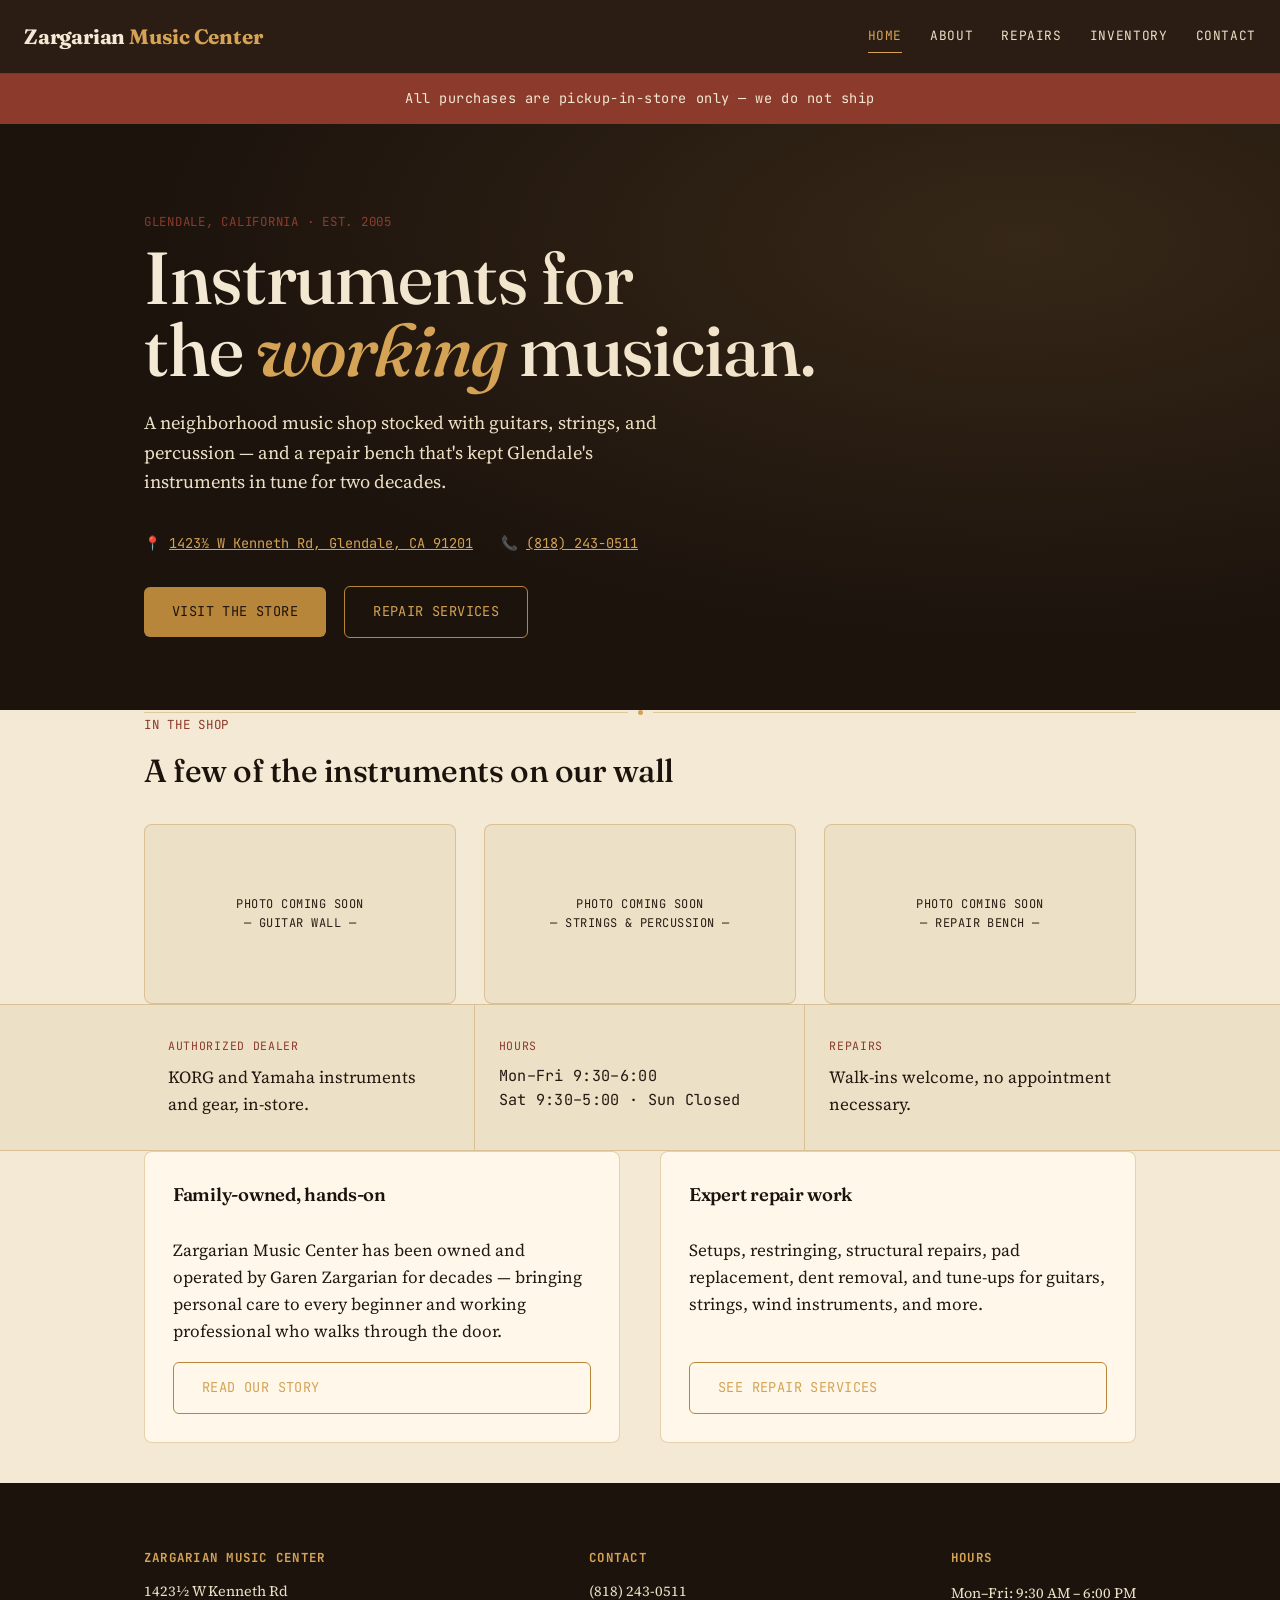
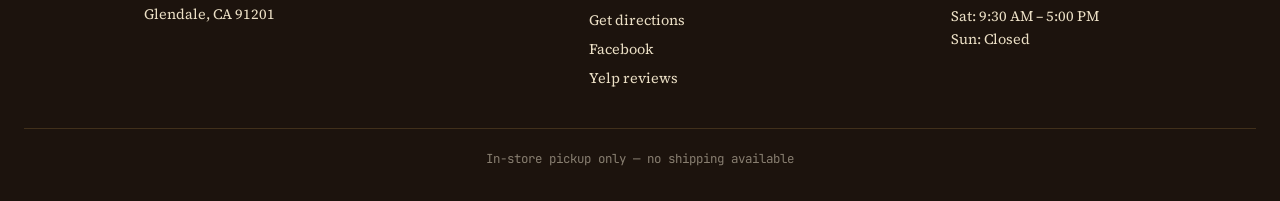
<file: index.html>
<!DOCTYPE html>
<html lang="en">
<head>
<meta charset="UTF-8">
<meta name="viewport" content="width=device-width, initial-scale=1.0">
<title>Zargarian Music Center — Glendale, CA</title>
<meta name="description" content="Family-owned music store in Glendale, CA since 2005. Guitars, strings, percussion, and expert instrument repair. In-store pickup only.">
<link rel="stylesheet" href="style.css">
</head>
<body>

<header class="site">
  <a href="index.html" class="brand">Zargarian <span>Music Center</span></a>
  <button class="nav-toggle" aria-label="Toggle menu">☰</button>
  <nav class="main">
    <a href="index.html" class="active">Home</a>
    <a href="about.html">About</a>
    <a href="repairs.html">Repairs</a>
    <a href="inventory.html">Inventory</a>
    <a href="contact.html">Contact</a>
  </nav>
</header>

<div class="pickup-note">All purchases are pickup-in-store only — we do not ship</div>

<section class="hero">
  <div class="wrap">
    <span class="eyebrow">Glendale, California · Est. 2005</span>
    <h1>Instruments for<br>the <em>working</em> musician.</h1>
    <p class="lede">A neighborhood music shop stocked with guitars, strings, and percussion — and a repair bench that's kept Glendale's instruments in tune for two decades.</p>
    <div class="meta-row">
      <span>📍 <a href="https://www.google.com/maps/search/?api=1&query=1423+1%2F2+W+Kenneth+Rd+Glendale+CA+91201" target="_blank" rel="noopener" style="color:inherit;">1423½ W Kenneth Rd, Glendale, CA 91201</a></span>
      <span>📞 <a href="tel:8182430511" style="color:inherit;">(818) 243-0511</a></span>
    </div>
    <a href="contact.html" class="btn">Visit the store</a>
    <a href="repairs.html" class="btn ghost" style="margin-left:14px;">Repair services</a>
  </div>
</section>

<div class="string-divider"><span class="peg"></span></div>

<section class="wrap">
  <span class="eyebrow">In the shop</span>
  <h2 style="font-size:2rem; margin-bottom:28px;">A few of the instruments on our wall</h2>
  <div class="grid-3">
    <div class="photo-slot">Photo coming soon<br>— guitar wall —</div>
    <div class="photo-slot">Photo coming soon<br>— strings &amp; percussion —</div>
    <div class="photo-slot">Photo coming soon<br>— repair bench —</div>
  </div>
</section>

<div class="info-strip">
  <div class="wrap grid-3">
    <div class="cell">
      <span class="label">Authorized Dealer</span>
      <p style="margin:0">KORG and Yamaha instruments and gear, in-store.</p>
    </div>
    <div class="cell">
      <span class="label">Hours</span>
      <p class="mono" style="margin:0; font-size:0.95rem;">Mon–Fri 9:30–6:00<br>Sat 9:30–5:00 · Sun Closed</p>
    </div>
    <div class="cell">
      <span class="label">Repairs</span>
      <p style="margin:0">Walk-ins welcome, no appointment necessary.</p>
    </div>
  </div>
</div>

<section class="wrap">
  <div class="grid-2">
    <div class="card">
      <h3>Family-owned, hands-on</h3>
      <p>Zargarian Music Center has been owned and operated by Garen Zargarian for decades — bringing personal care to every beginner and working professional who walks through the door.</p>
      <a href="about.html" class="btn ghost">Read our story</a>
    </div>
    <div class="card">
      <h3>Expert repair work</h3>
      <p>Setups, restringing, structural repairs, pad replacement, dent removal, and tune-ups for guitars, strings, wind instruments, and more.</p>
      <a href="repairs.html" class="btn ghost">See repair services</a>
    </div>
  </div>
</section>

<footer>
  <div class="wrap">
    <div class="col">
      <h4>Zargarian Music Center</h4>
      <a href="https://www.google.com/maps/search/?api=1&query=1423+1%2F2+W+Kenneth+Rd+Glendale+CA+91201" target="_blank" rel="noopener">1423½ W Kenneth Rd<br>Glendale, CA 91201</a>
    </div>
    <div class="col">
      <h4>Contact</h4>
      <a href="tel:8182430511">(818) 243-0511</a>
      <a href="contact.html">Get directions</a>
      <a href="https://www.facebook.com/zmcglendale/" target="_blank" rel="noopener">Facebook</a>
      <a href="https://www.yelp.com/biz/zargarian-music-center-glendale" target="_blank" rel="noopener">Yelp reviews</a>
    </div>
    <div class="col">
      <h4>Hours</h4>
      <p>Mon–Fri: 9:30 AM – 6:00 PM<br>Sat: 9:30 AM – 5:00 PM<br>Sun: Closed</p>
    </div>
  </div>
  <div class="bottom">In-store pickup only — no shipping available</div>
</footer>

<script src="nav.js"></script>
</body>
</html>
</file>
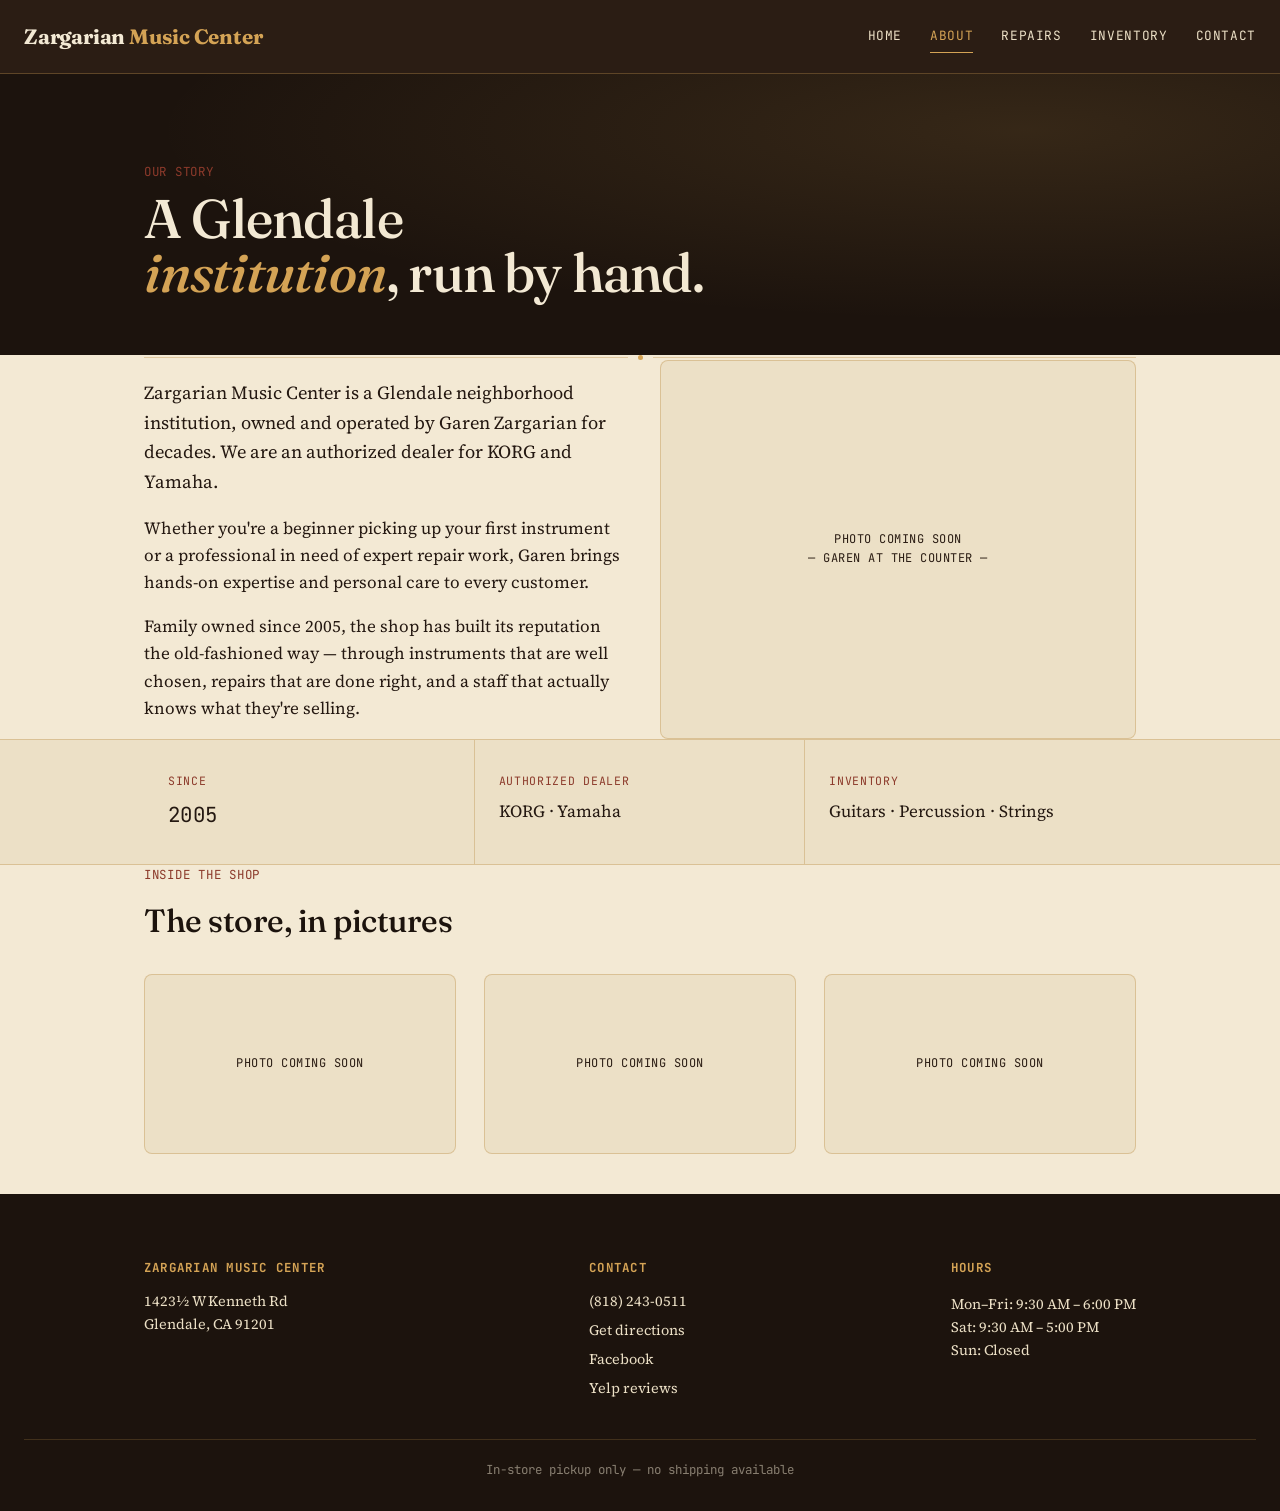
<file: about.html>
<!DOCTYPE html>
<html lang="en">
<head>
<meta charset="UTF-8">
<meta name="viewport" content="width=device-width, initial-scale=1.0">
<title>About — Zargarian Music Center</title>
<meta name="description" content="Zargarian Music Center is a family-owned musical instrument store in Glendale, CA, run by Garen Zargarian since 2005.">
<link rel="stylesheet" href="style.css">
</head>
<body>

<header class="site">
  <a href="index.html" class="brand">Zargarian <span>Music Center</span></a>
  <button class="nav-toggle" aria-label="Toggle menu">☰</button>
  <nav class="main">
    <a href="index.html">Home</a>
    <a href="about.html" class="active">About</a>
    <a href="repairs.html">Repairs</a>
    <a href="inventory.html">Inventory</a>
    <a href="contact.html">Contact</a>
  </nav>
</header>

<section class="hero" style="padding-bottom:56px;">
  <div class="wrap">
    <span class="eyebrow">Our story</span>
    <h1 style="font-size:clamp(2.2rem,6vw,3.4rem);">A Glendale<br><em>institution</em>, run by hand.</h1>
  </div>
</section>

<div class="string-divider"><span class="peg"></span></div>

<section class="wrap">
  <div class="grid-2">
    <div>
      <p style="font-size:1.15rem;">Zargarian Music Center is a Glendale neighborhood institution, owned and operated by Garen Zargarian for decades. We are an authorized dealer for KORG and Yamaha.</p>
      <p>Whether you're a beginner picking up your first instrument or a professional in need of expert repair work, Garen brings hands-on expertise and personal care to every customer.</p>
      <p>Family owned since 2005, the shop has built its reputation the old-fashioned way — through instruments that are well chosen, repairs that are done right, and a staff that actually knows what they're selling.</p>
    </div>
    <div class="photo-slot" style="min-height:320px;">Photo coming soon<br>— Garen at the counter —</div>
  </div>
</section>

<div class="info-strip">
  <div class="wrap grid-3">
    <div class="cell">
      <span class="label">Since</span>
      <p style="margin:0; font-size:1.3rem;" class="mono">2005</p>
    </div>
    <div class="cell">
      <span class="label">Authorized Dealer</span>
      <p style="margin:0">KORG · Yamaha</p>
    </div>
    <div class="cell">
      <span class="label">Inventory</span>
      <p style="margin:0">Guitars · Percussion · Strings</p>
    </div>
  </div>
</div>

<section class="wrap">
  <span class="eyebrow">Inside the shop</span>
  <h2 style="font-size:2rem; margin-bottom:28px;">The store, in pictures</h2>
  <div class="grid-3">
    <div class="photo-slot">Photo coming soon</div>
    <div class="photo-slot">Photo coming soon</div>
    <div class="photo-slot">Photo coming soon</div>
  </div>
</section>

<footer>
  <div class="wrap">
    <div class="col">
      <h4>Zargarian Music Center</h4>
      <a href="https://www.google.com/maps/search/?api=1&query=1423+1%2F2+W+Kenneth+Rd+Glendale+CA+91201" target="_blank" rel="noopener">1423½ W Kenneth Rd<br>Glendale, CA 91201</a>
    </div>
    <div class="col">
      <h4>Contact</h4>
      <a href="tel:8182430511">(818) 243-0511</a>
      <a href="contact.html">Get directions</a>
      <a href="https://www.facebook.com/zmcglendale/" target="_blank" rel="noopener">Facebook</a>
      <a href="https://www.yelp.com/biz/zargarian-music-center-glendale" target="_blank" rel="noopener">Yelp reviews</a>
    </div>
    <div class="col">
      <h4>Hours</h4>
      <p>Mon–Fri: 9:30 AM – 6:00 PM<br>Sat: 9:30 AM – 5:00 PM<br>Sun: Closed</p>
    </div>
  </div>
  <div class="bottom">In-store pickup only — no shipping available</div>
</footer>

<script src="nav.js"></script>
</body>
</html>
</file>
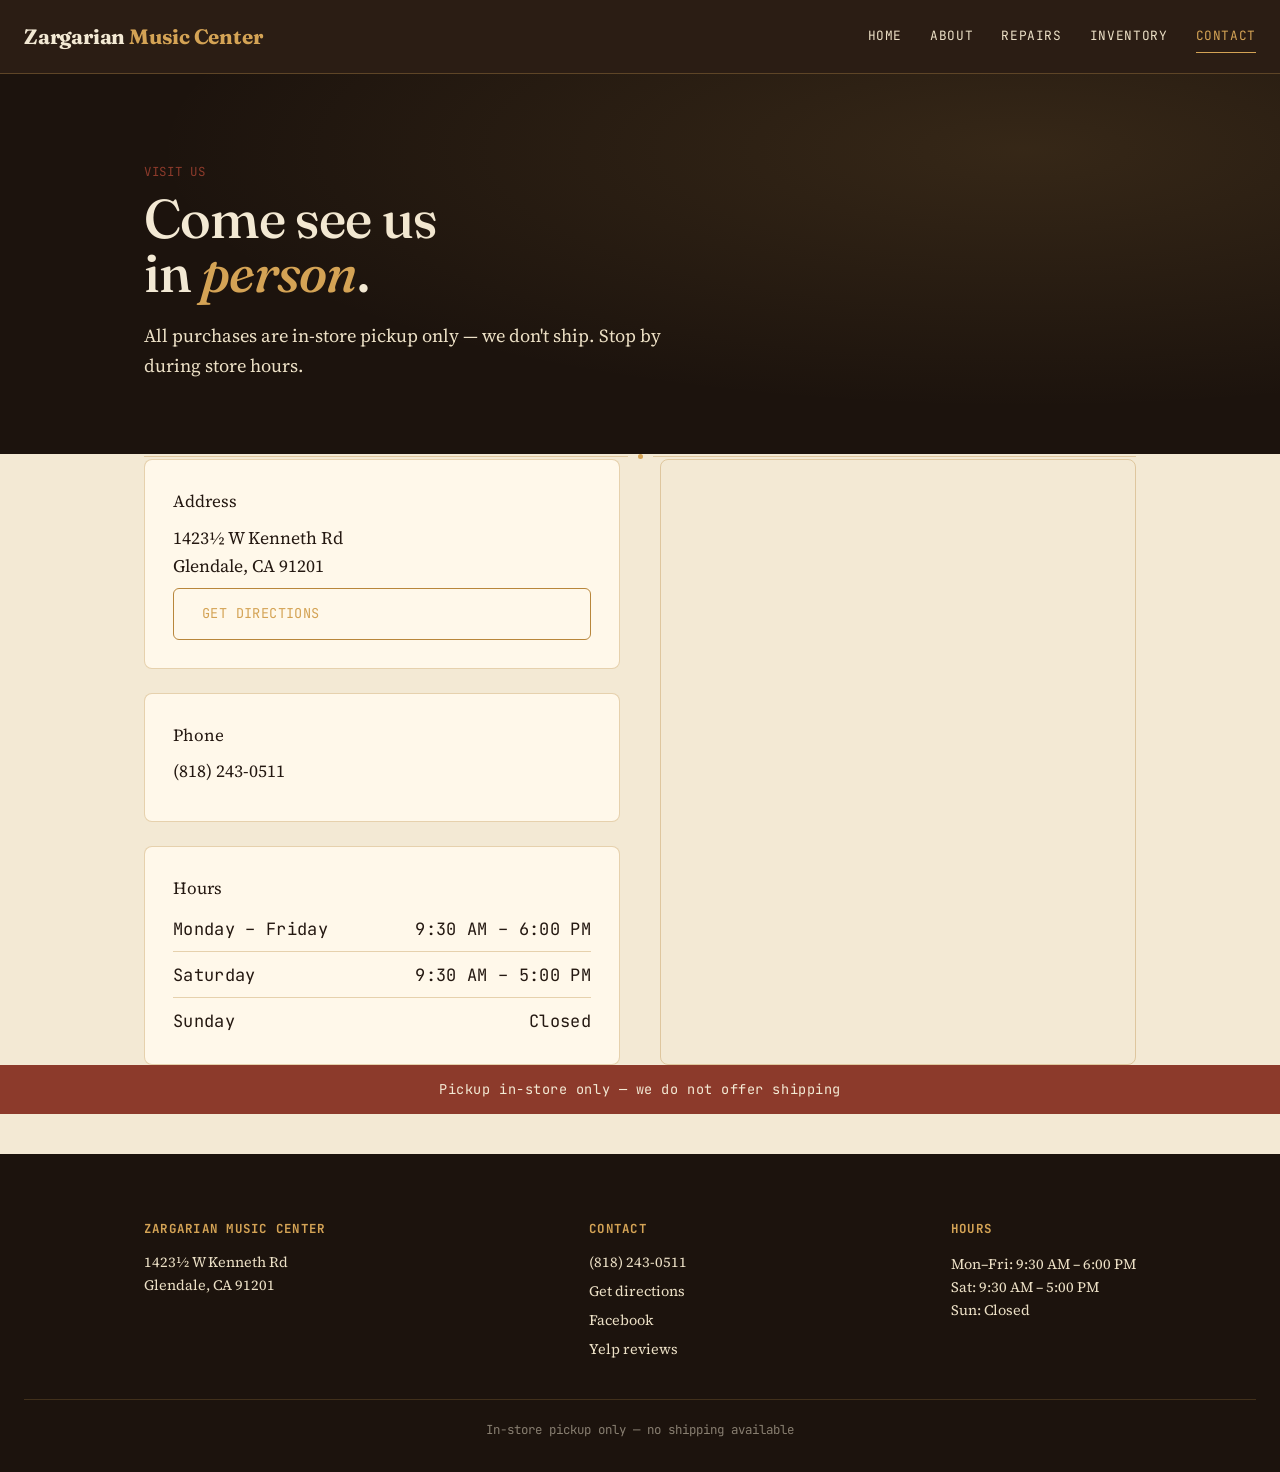
<file: contact.html>
<!DOCTYPE html>
<html lang="en">
<head>
<meta charset="UTF-8">
<meta name="viewport" content="width=device-width, initial-scale=1.0">
<title>Contact &amp; Hours — Zargarian Music Center</title>
<meta name="description" content="Visit Zargarian Music Center at 1423½ W Kenneth Rd, Glendale, CA 91201. Call (818) 243-0511. Pickup only — no shipping.">
<link rel="stylesheet" href="style.css">
</head>
<body>

<header class="site">
  <a href="index.html" class="brand">Zargarian <span>Music Center</span></a>
  <button class="nav-toggle" aria-label="Toggle menu">☰</button>
  <nav class="main">
    <a href="index.html">Home</a>
    <a href="about.html">About</a>
    <a href="repairs.html">Repairs</a>
    <a href="inventory.html">Inventory</a>
    <a href="contact.html" class="active">Contact</a>
  </nav>
</header>

<section class="hero" style="padding-bottom:56px;">
  <div class="wrap">
    <span class="eyebrow">Visit us</span>
    <h1 style="font-size:clamp(2.2rem,6vw,3.4rem);">Come see us<br>in <em>person</em>.</h1>
    <p class="lede">All purchases are in-store pickup only — we don't ship. Stop by during store hours.</p>
  </div>
</section>

<div class="string-divider"><span class="peg"></span></div>

<section class="wrap">
  <div class="grid-2">
    <div>
      <div class="card" style="margin-bottom:24px;">
        <span class="label">Address</span>
        <p style="margin:8px 0; font-size:1.1rem;"><a href="https://www.google.com/maps/search/?api=1&query=1423+1%2F2+W+Kenneth+Rd+Glendale+CA+91201" target="_blank" rel="noopener" style="color:inherit; text-decoration:none;">1423½ W Kenneth Rd<br>Glendale, CA 91201</a></p>
        <a href="https://www.google.com/maps/search/?api=1&query=1423+1%2F2+W+Kenneth+Rd+Glendale+CA+91201" class="btn ghost" target="_blank" rel="noopener">Get directions</a>
      </div>
      <div class="card" style="margin-bottom:24px;">
        <span class="label">Phone</span>
        <p style="margin:8px 0; font-size:1.1rem;"><a href="tel:8182430511" style="text-decoration:none;">(818) 243-0511</a></p>
      </div>
      <div class="card">
        <span class="label">Hours</span>
        <div class="mono" style="margin-top:14px; display:flex; flex-direction:column; gap:10px;">
          <div style="display:flex; justify-content:space-between; gap:16px; padding-bottom:8px; border-bottom:1px solid var(--line);">
            <span>Monday – Friday</span><span>9:30 AM – 6:00 PM</span>
          </div>
          <div style="display:flex; justify-content:space-between; gap:16px; padding-bottom:8px; border-bottom:1px solid var(--line);">
            <span>Saturday</span><span>9:30 AM – 5:00 PM</span>
          </div>
          <div style="display:flex; justify-content:space-between; gap:16px;">
            <span>Sunday</span><span>Closed</span>
          </div>
        </div>
      </div>
    </div>
    <div>
      <iframe
        title="Map to Zargarian Music Center"
        width="100%"
        height="100%"
        style="min-height:420px; border:1px solid var(--line); border-radius:8px;"
        loading="lazy"
        referrerpolicy="no-referrer-when-downgrade"
        src="https://www.google.com/maps?q=1423+1/2+W+Kenneth+Rd,+Glendale,+CA+91201&output=embed">
      </iframe>
    </div>
  </div>
</section>

<div class="pickup-note">Pickup in-store only — we do not offer shipping</div>

<footer>
  <div class="wrap">
    <div class="col">
      <h4>Zargarian Music Center</h4>
      <a href="https://www.google.com/maps/search/?api=1&query=1423+1%2F2+W+Kenneth+Rd+Glendale+CA+91201" target="_blank" rel="noopener">1423½ W Kenneth Rd<br>Glendale, CA 91201</a>
    </div>
    <div class="col">
      <h4>Contact</h4>
      <a href="tel:8182430511">(818) 243-0511</a>
      <a href="https://www.google.com/maps/search/?api=1&query=1423+1%2F2+W+Kenneth+Rd+Glendale+CA+91201" target="_blank" rel="noopener">Get directions</a>
      <a href="https://www.facebook.com/zmcglendale/" target="_blank" rel="noopener">Facebook</a>
      <a href="https://www.yelp.com/biz/zargarian-music-center-glendale" target="_blank" rel="noopener">Yelp reviews</a>
    </div>
    <div class="col">
      <h4>Hours</h4>
      <p>Mon–Fri: 9:30 AM – 6:00 PM<br>Sat: 9:30 AM – 5:00 PM<br>Sun: Closed</p>
    </div>
  </div>
  <div class="bottom">In-store pickup only — no shipping available</div>
</footer>

<script src="nav.js"></script>
</body>
</html>
</file>
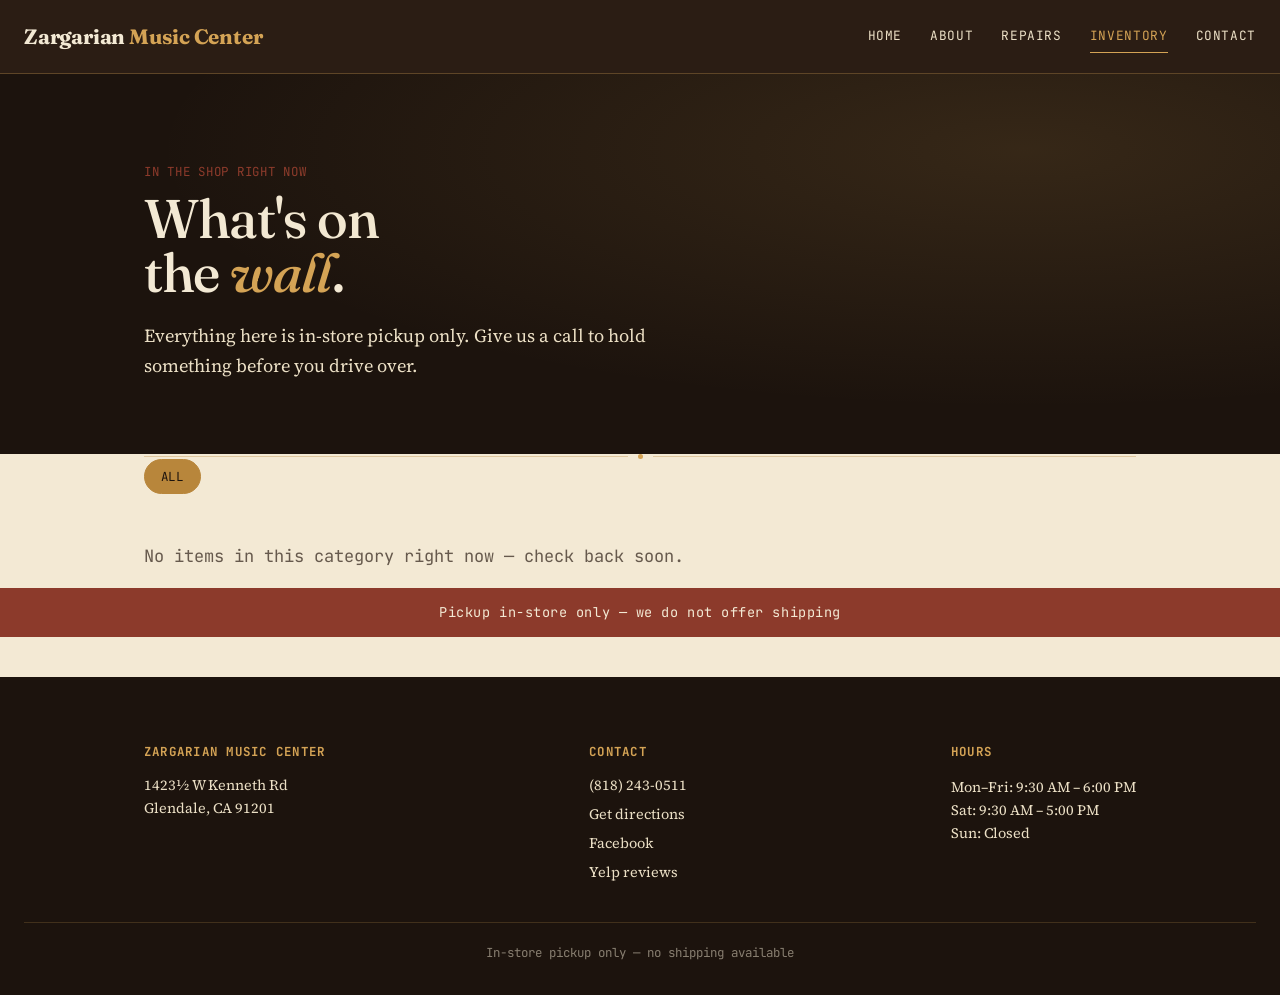
<file: inventory.html>
<!DOCTYPE html>
<html lang="en">
<head>
<meta charset="UTF-8">
<meta name="viewport" content="width=device-width, initial-scale=1.0">
<title>Inventory — Zargarian Music Center</title>
<meta name="description" content="Browse current inventory at Zargarian Music Center in Glendale, CA — guitars, strings, percussion, and more. In-store pickup only.">
<link rel="stylesheet" href="style.css">
<style>
  .filter-bar{display:flex; gap:10px; flex-wrap:wrap; margin-bottom:32px;}
  .filter-btn{
    font-family:'JetBrains Mono', monospace;
    font-size:0.78rem; letter-spacing:0.04em; text-transform:uppercase;
    padding:8px 16px; border-radius:20px;
    border:1px solid var(--line); background:transparent; color:var(--walnut);
    cursor:pointer; transition:background .2s, color .2s;
  }
  .filter-btn:hover{background:var(--parchment-soft)}
  .filter-btn.active{background:var(--brass); color:var(--walnut-deep); border-color:var(--brass);}
  .item-card{display:flex; flex-direction:column;}
  .item-card img, .item-card .photo-slot{
    width:100%; aspect-ratio:3/4; object-fit:contain; border-radius:6px; margin-bottom:14px; background:var(--parchment-soft);
  }
  .item-card .price{font-family:'JetBrains Mono', monospace; color:var(--sunburst); font-size:1.05rem; margin-top:4px;}
  .item-card .status{font-family:'JetBrains Mono', monospace; font-size:0.72rem; text-transform:uppercase; letter-spacing:0.04em; color:var(--brass); margin-top:6px;}
  .item-card .hold-actions{display:flex; gap:8px; margin-top:16px; flex-wrap:wrap;}
  .item-card .hold-actions .btn{margin-top:0; padding:9px 14px; font-size:0.75rem;}
  #inventory-empty{font-family:'JetBrains Mono', monospace; color:var(--walnut); opacity:0.7;}
</style>
</head>
<body>

<header class="site">
  <a href="index.html" class="brand">Zargarian <span>Music Center</span></a>
  <button class="nav-toggle" aria-label="Toggle menu">☰</button>
  <nav class="main">
    <a href="index.html">Home</a>
    <a href="about.html">About</a>
    <a href="repairs.html">Repairs</a>
    <a href="inventory.html" class="active">Inventory</a>
    <a href="contact.html">Contact</a>
  </nav>
</header>

<section class="hero" style="padding-bottom:56px;">
  <div class="wrap">
    <span class="eyebrow">In the shop right now</span>
    <h1 style="font-size:clamp(2.2rem,6vw,3.4rem);">What's on<br>the <em>wall</em>.</h1>
    <p class="lede">Everything here is in-store pickup only. Give us a call to hold something before you drive over.</p>
  </div>
</section>

<div class="string-divider"><span class="peg"></span></div>

<section class="wrap">
  <div class="filter-bar" id="filter-bar">
    <button class="filter-btn active" data-cat="All">All</button>
  </div>
  <div class="grid-3" id="inventory-grid"></div>
  <p id="inventory-empty" style="display:none;">No items in this category right now — check back soon.</p>
</section>

<div class="pickup-note">Pickup in-store only — we do not offer shipping</div>

<footer>
  <div class="wrap">
    <div class="col">
      <h4>Zargarian Music Center</h4>
      <a href="https://www.google.com/maps/search/?api=1&query=1423+1%2F2+W+Kenneth+Rd+Glendale+CA+91201" target="_blank" rel="noopener">1423½ W Kenneth Rd<br>Glendale, CA 91201</a>
    </div>
    <div class="col">
      <h4>Contact</h4>
      <a href="tel:8182430511">(818) 243-0511</a>
      <a href="contact.html">Get directions</a>
      <a href="https://www.facebook.com/zmcglendale/" target="_blank" rel="noopener">Facebook</a>
      <a href="https://www.yelp.com/biz/zargarian-music-center-glendale" target="_blank" rel="noopener">Yelp reviews</a>
    </div>
    <div class="col">
      <h4>Hours</h4>
      <p>Mon–Fri: 9:30 AM – 6:00 PM<br>Sat: 9:30 AM – 5:00 PM<br>Sun: Closed</p>
    </div>
  </div>
  <div class="bottom">In-store pickup only — no shipping available</div>
</footer>

<script src="nav.js"></script>
<script>
let allItems = [];
let activeCat = "All";

fetch('inventory.json')
  .then(r => r.json())
  .then(data => {
    allItems = data;
    buildFilters(data);
    render();
  })
  .catch(() => {
    document.getElementById('inventory-empty').style.display = 'block';
    document.getElementById('inventory-empty').textContent = "Inventory is loading soon — check back shortly.";
  });

function buildFilters(items){
  const cats = ["All", ...new Set(items.map(i => i.category))];
  const bar = document.getElementById('filter-bar');
  bar.innerHTML = cats.map(c =>
    `<button class="filter-btn${c==='All'?' active':''}" data-cat="${c}">${c}</button>`
  ).join('');
  bar.querySelectorAll('.filter-btn').forEach(btn => {
    btn.addEventListener('click', () => {
      activeCat = btn.dataset.cat;
      bar.querySelectorAll('.filter-btn').forEach(b => b.classList.remove('active'));
      btn.classList.add('active');
      render();
    });
  });
}

function render(){
  const grid = document.getElementById('inventory-grid');
  const empty = document.getElementById('inventory-empty');
  const items = activeCat === "All" ? allItems : allItems.filter(i => i.category === activeCat);
  if(items.length === 0){
    grid.innerHTML = '';
    empty.style.display = 'block';
    empty.textContent = "No items in this category right now — check back soon.";
    return;
  }
  empty.style.display = 'none';
  grid.innerHTML = items.map(i => {
    const subject = encodeURIComponent(`Hold request: ${i.name}`);
    const body = encodeURIComponent(`Hi, I'd like to hold this item.\n\nItem: ${i.name} (${i.price})\n\nName:\nPhone:\n`);
    return `
    <div class="card item-card">
      <img src="${i.image}" alt="${i.name}" onerror="this.outerHTML='<div class=&quot;photo-slot&quot;>Photo coming soon</div>'">
      <h3>${i.name}</h3>
      <p style="margin:0;">${i.desc || ''}</p>
      <span class="price">${i.price}</span>
      <span class="status">${i.status}</span>
      <div class="hold-actions">
        <a href="tel:8182430511" class="btn ghost">Call to hold</a>
        <a href="mailto:zmcglendale@gmail.com?subject=${subject}&body=${body}" class="btn ghost">Email to hold</a>
      </div>
      <p style="font-size:0.72rem; opacity:0.6; margin-top:6px;">Email not opening? zmcglendale@gmail.com</p>
    </div>
  `;
  }).join('');
}
</script>

</body>
</html>
</file>
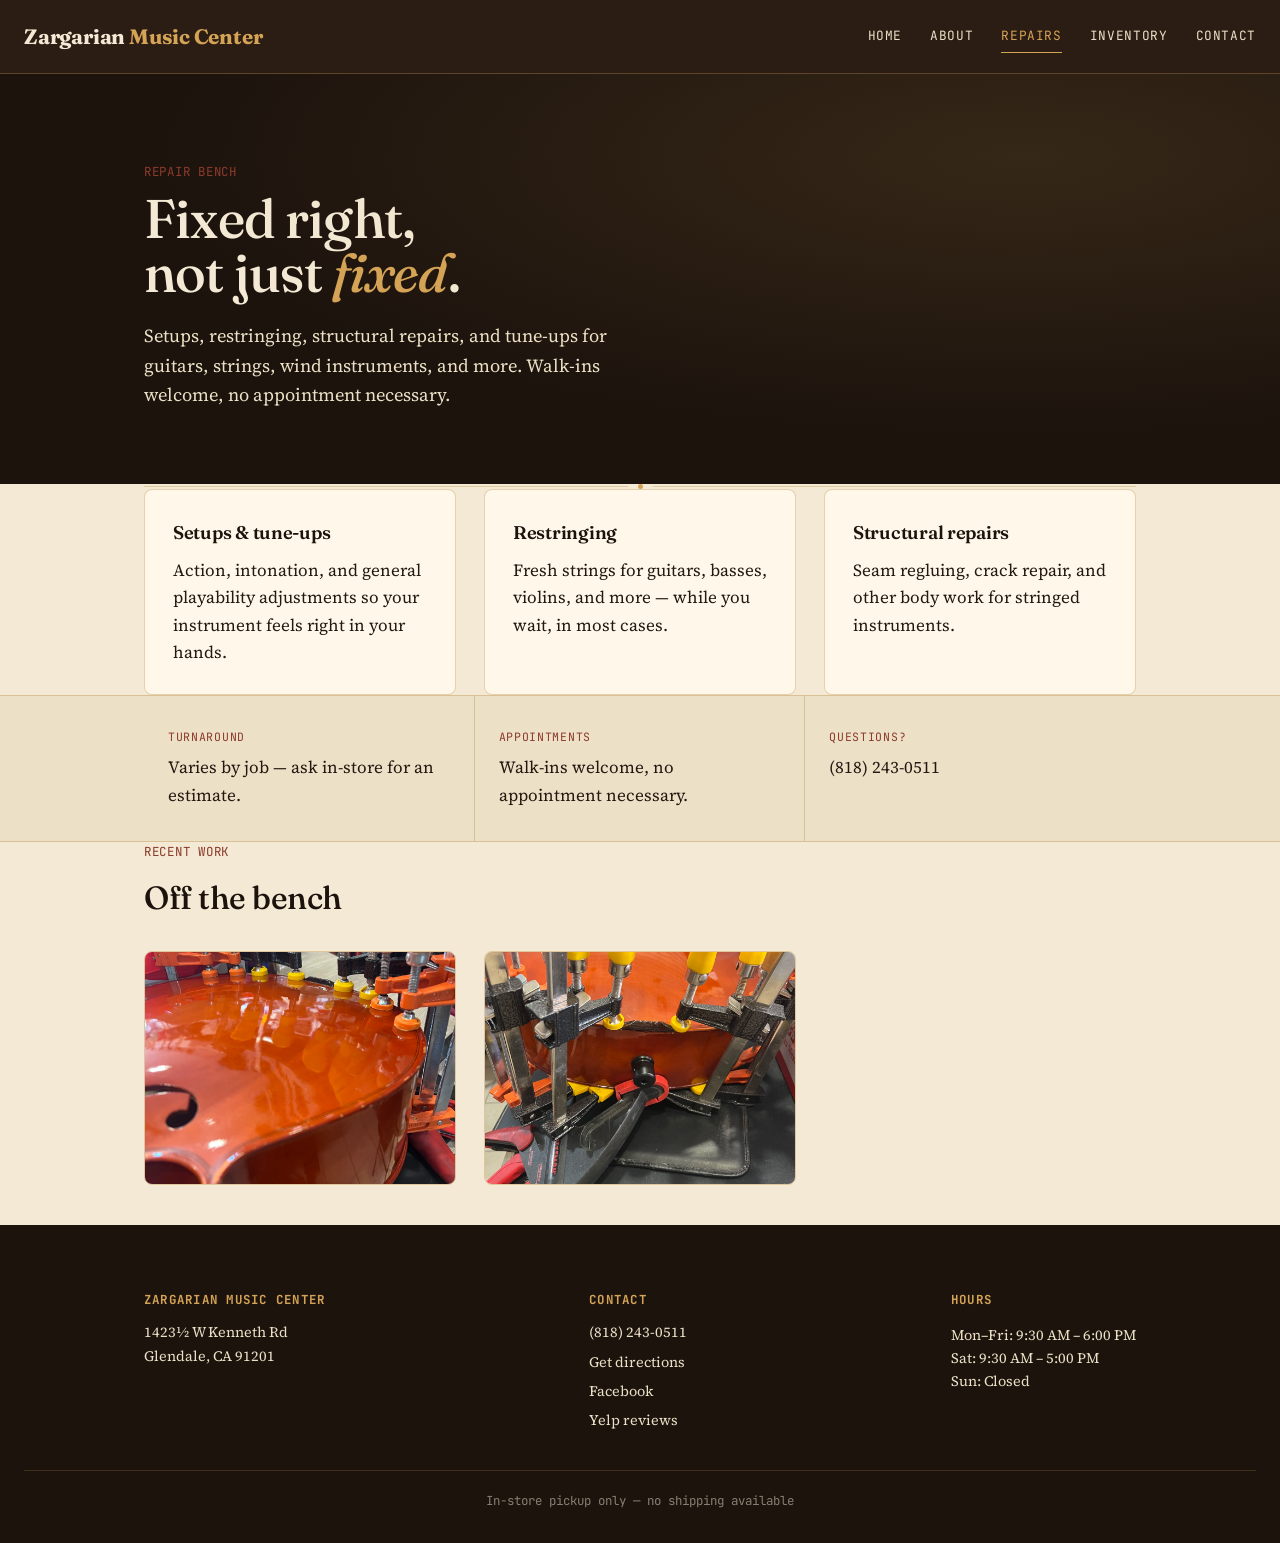
<file: repairs.html>
<!DOCTYPE html>
<html lang="en">
<head>
<meta charset="UTF-8">
<meta name="viewport" content="width=device-width, initial-scale=1.0">
<title>Repairs — Zargarian Music Center</title>
<meta name="description" content="Instrument repair services at Zargarian Music Center in Glendale, CA — setups, restringing, structural repairs, and more. Walk-ins welcome.">
<link rel="stylesheet" href="style.css">
</head>
<body>

<header class="site">
  <a href="index.html" class="brand">Zargarian <span>Music Center</span></a>
  <button class="nav-toggle" aria-label="Toggle menu">☰</button>
  <nav class="main">
    <a href="index.html">Home</a>
    <a href="about.html">About</a>
    <a href="repairs.html" class="active">Repairs</a>
    <a href="inventory.html">Inventory</a>
    <a href="contact.html">Contact</a>
  </nav>
</header>

<section class="hero" style="padding-bottom:56px;">
  <div class="wrap">
    <span class="eyebrow">Repair bench</span>
    <h1 style="font-size:clamp(2.2rem,6vw,3.4rem);">Fixed right,<br>not just <em>fixed</em>.</h1>
    <p class="lede">Setups, restringing, structural repairs, and tune-ups for guitars, strings, wind instruments, and more. Walk-ins welcome, no appointment necessary.</p>
  </div>
</section>

<div class="string-divider"><span class="peg"></span></div>

<section class="wrap">
  <div class="grid-3">
    <div class="card">
      <h3>Setups &amp; tune-ups</h3>
      <p style="margin:0;">Action, intonation, and general playability adjustments so your instrument feels right in your hands.</p>
    </div>
    <div class="card">
      <h3>Restringing</h3>
      <p style="margin:0;">Fresh strings for guitars, basses, violins, and more — while you wait, in most cases.</p>
    </div>
    <div class="card">
      <h3>Structural repairs</h3>
      <p style="margin:0;">Seam regluing, crack repair, and other body work for stringed instruments.</p>
    </div>
  </div>
</section>

<div class="info-strip">
  <div class="wrap grid-3">
    <div class="cell">
      <span class="label">Turnaround</span>
      <p style="margin:0">Varies by job — ask in-store for an estimate.</p>
    </div>
    <div class="cell">
      <span class="label">Appointments</span>
      <p style="margin:0">Walk-ins welcome, no appointment necessary.</p>
    </div>
    <div class="cell">
      <span class="label">Questions?</span>
      <p style="margin:0"><a href="tel:8182430511" style="text-decoration:none;">(818) 243-0511</a></p>
    </div>
  </div>
</div>

<section class="wrap">
  <span class="eyebrow">Recent work</span>
  <h2 style="font-size:2rem; margin-bottom:28px;">Off the bench</h2>
  <div class="grid-3">
    <img src="images/repair-clamps-1.webp" alt="Violin body clamped for a seam reglue on the repair bench" style="width:100%; aspect-ratio:4/3; object-fit:cover; border-radius:8px; border:1px solid var(--line);" onerror="this.outerHTML='<div class=&quot;photo-slot&quot;>Photo coming soon</div>'">
    <img src="images/repair-clamps-2.webp" alt="Close-up of clamps holding a violin body together during regluing" style="width:100%; aspect-ratio:4/3; object-fit:cover; border-radius:8px; border:1px solid var(--line);" onerror="this.outerHTML='<div class=&quot;photo-slot&quot;>Photo coming soon</div>'">
  </div>
</section>

<footer>
  <div class="wrap">
    <div class="col">
      <h4>Zargarian Music Center</h4>
      <a href="https://www.google.com/maps/search/?api=1&query=1423+1%2F2+W+Kenneth+Rd+Glendale+CA+91201" target="_blank" rel="noopener">1423½ W Kenneth Rd<br>Glendale, CA 91201</a>
    </div>
    <div class="col">
      <h4>Contact</h4>
      <a href="tel:8182430511">(818) 243-0511</a>
      <a href="contact.html">Get directions</a>
      <a href="https://www.facebook.com/zmcglendale/" target="_blank" rel="noopener">Facebook</a>
      <a href="https://www.yelp.com/biz/zargarian-music-center-glendale" target="_blank" rel="noopener">Yelp reviews</a>
    </div>
    <div class="col">
      <h4>Hours</h4>
      <p>Mon–Fri: 9:30 AM – 6:00 PM<br>Sat: 9:30 AM – 5:00 PM<br>Sun: Closed</p>
    </div>
  </div>
  <div class="bottom">In-store pickup only — no shipping available</div>
</footer>

<script src="nav.js"></script>
</body>
</html>
</file>
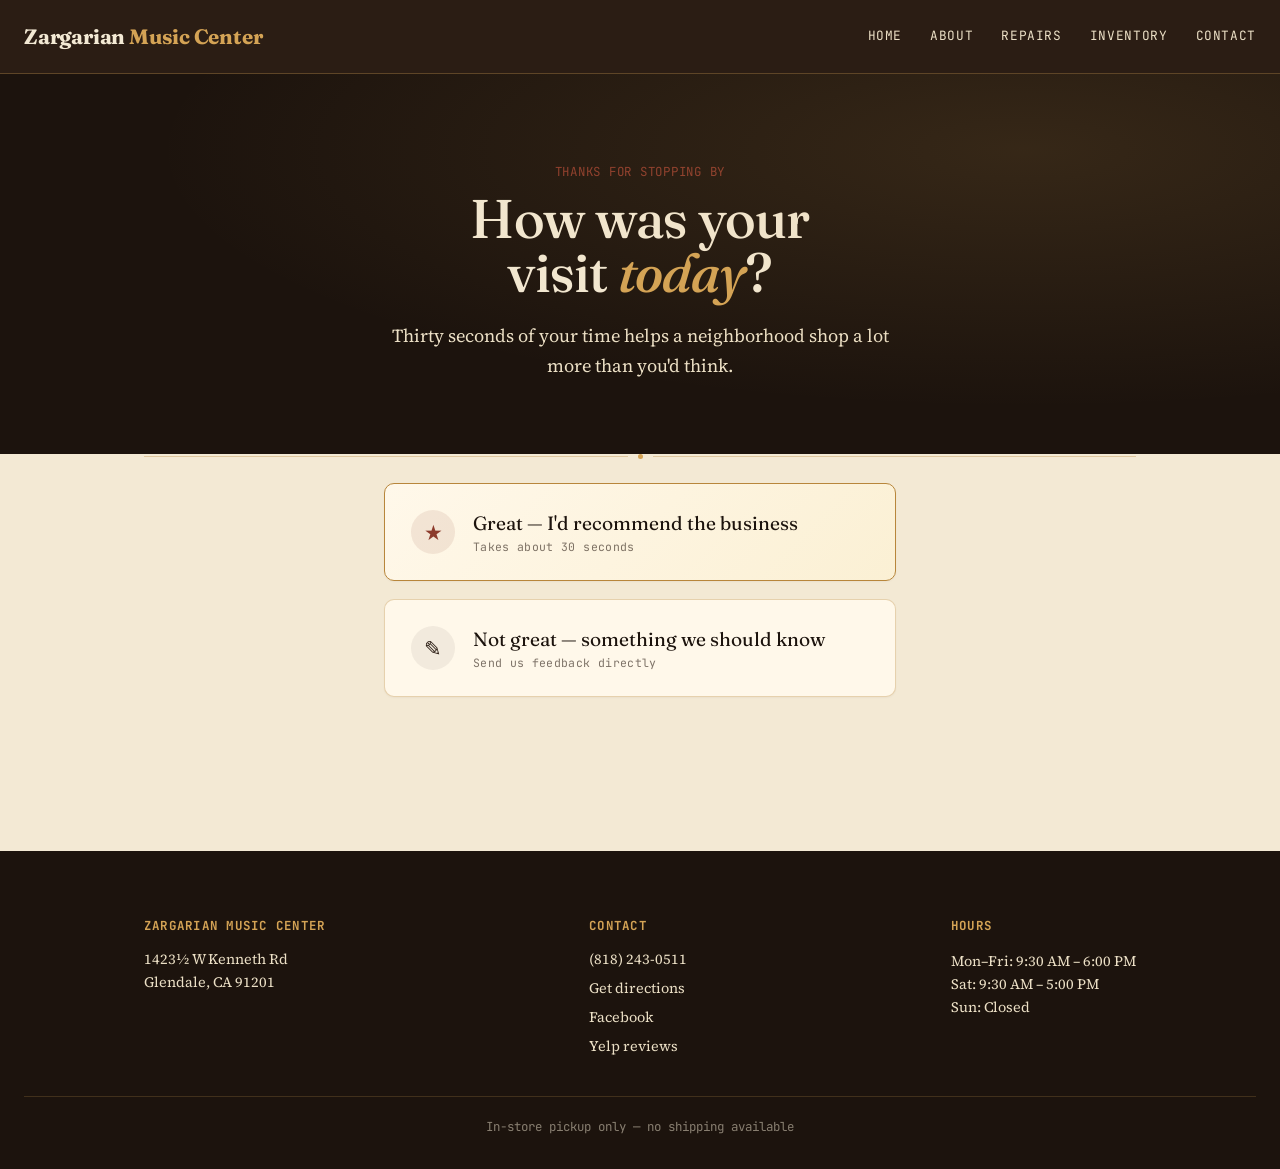
<file: reviews.html>
<!DOCTYPE html>
<html lang="en">
<head>
<meta charset="UTF-8">
<meta name="viewport" content="width=device-width, initial-scale=1.0">
<title>How Was Your Visit — Zargarian Music Center</title>
<meta name="description" content="Tell us how your visit to Zargarian Music Center went.">
<link rel="stylesheet" href="style.css">
<style>
  .gate-wrap{
    position:relative;
    padding-top:24px;
  }
  .gate-btn{
    display:flex; align-items:center; gap:18px;
    width:100%; text-align:left;
    background:#fff8ea; border:1px solid var(--line); border-radius:10px;
    padding:26px 26px; margin-bottom:18px; cursor:pointer;
    font-family:'Fraunces', serif; font-size:1.2rem; color:var(--walnut-deep);
    transition:background .2s, transform .2s, border-color .2s, box-shadow .2s;
    box-shadow:0 1px 2px rgba(43,29,20,0.04);
  }
  .gate-btn .icon{
    flex-shrink:0;
    width:44px; height:44px;
    border-radius:50%;
    display:flex; align-items:center; justify-content:center;
    font-size:1.3rem;
  }
  .gate-btn.positive .icon{ background:rgba(140,58,43,0.1); color:var(--sunburst); }
  .gate-btn.negative .icon{ background:rgba(43,29,20,0.06); color:var(--walnut); }
  .gate-btn.positive{
    border-color:var(--brass);
    background:linear-gradient(135deg, #fff8ea, #fbf0d4);
  }
  .gate-btn.positive:hover{
    background:linear-gradient(135deg, #fbf0d4, #f5e4bd);
    transform:translateY(-2px);
    box-shadow:0 6px 16px rgba(184,134,59,0.25);
    border-color:var(--brass-bright);
  }
  .gate-btn.negative:hover{
    background:var(--parchment-soft);
    transform:translateY(-2px);
    box-shadow:0 4px 12px rgba(43,29,20,0.08);
  }
  .gate-btn .txt small{
    display:block; font-family:'JetBrains Mono', monospace;
    font-size:0.72rem; letter-spacing:0.03em; text-transform:none;
    color:var(--walnut); opacity:0.6; margin-top:4px; font-style:normal;
  }
  #panel-positive, #panel-negative{ display:none; }
  #panel-positive.show, #panel-negative.show{ display:block; }
  #panel-gate.hide{ display:none; }
  .result-card{
    background:#fff8ea; border:1px solid var(--line); border-radius:10px;
    padding:32px 28px; text-align:center;
  }
  .result-card .big-emoji{ font-size:2.4rem; margin-bottom:6px; }
  .back-link{
    display:inline-block; margin-top:22px; font-family:'JetBrains Mono', monospace;
    font-size:0.78rem; letter-spacing:0.03em; text-transform:uppercase;
    color:var(--sunburst); text-decoration:underline; cursor:pointer; background:none; border:none; padding:0;
  }
</style>
</head>
<body>

<header class="site">
  <a href="index.html" class="brand">Zargarian <span>Music Center</span></a>
  <button class="nav-toggle" aria-label="Toggle menu">☰</button>
  <nav class="main">
    <a href="index.html">Home</a>
    <a href="about.html">About</a>
    <a href="repairs.html">Repairs</a>
    <a href="inventory.html">Inventory</a>
    <a href="contact.html">Contact</a>
  </nav>
</header>

<section class="hero" style="padding-bottom:56px; text-align:center;">
  <div class="wrap">
    <span class="eyebrow">Thanks for stopping by</span>
    <h1 style="font-size:clamp(2.2rem,6vw,3.4rem);">How was your<br>visit <em>today</em>?</h1>
    <p class="lede" style="margin-left:auto; margin-right:auto;">Thirty seconds of your time helps a neighborhood shop a lot more than you'd think.</p>
  </div>
</section>

<div class="string-divider"><span class="peg"></span></div>

<section class="wrap" style="max-width:560px; padding-bottom:96px;">

  <div id="panel-gate" class="panel gate-wrap">
    <button class="gate-btn positive" onclick="showPanel('positive')">
      <span class="icon">★</span>
      <span class="txt">Great — I'd recommend the business<small>Takes about 30 seconds</small></span>
    </button>
    <button class="gate-btn negative" onclick="showPanel('negative')">
      <span class="icon">✎</span>
      <span class="txt">Not great — something we should know<small>Send us feedback directly</small></span>
    </button>
  </div>

  <div id="panel-positive" class="panel">
    <div class="result-card">
      <h3 style="margin-bottom:10px;">That's great to hear.</h3>
      <p style="margin-bottom:22px;">A quick Google review makes a real difference for a small business — it takes about 30 seconds and means a lot to us.</p>
      <a href="https://g.page/r/CeGd6b5PprB9EAE/review" target="_blank" rel="noopener" class="btn" style="display:block; text-align:center;">Leave a Google review</a>
      <p style="text-align:center; font-size:0.9rem; opacity:0.75; margin-top:18px;">You're also welcome to leave a review on <a href="https://www.yelp.com/writeareview/biz/zargarian-music-center-glendale" target="_blank" rel="noopener" style="text-decoration:underline;">Yelp</a>.</p>
    </div>
    <button class="back-link" onclick="showPanel('gate')">← Back</button>
  </div>

  <div id="panel-negative" class="panel">
    <div class="result-card">
      <h3 style="margin-bottom:10px;">Sorry to hear that.</h3>
      <p style="margin-bottom:22px;">Tell us what happened directly and we'll make it right — this goes straight to the owner, not a public post.</p>
      <a href="mailto:zmcglendale@gmail.com?subject=Store%20Feedback&body=Hi%2C%20I%20wanted%20to%20share%20some%20feedback%20about%20my%20recent%20visit%3A%0A%0A" class="btn ghost" style="display:block; text-align:center; margin-bottom:10px;">Email us directly</a>
      <p style="text-align:center; font-size:0.85rem; opacity:0.7;">If that didn't open your mail app: zmcglendale@gmail.com</p>
    </div>
    <button class="back-link" onclick="showPanel('gate')">← Back</button>
  </div>

</section>

<footer>
  <div class="wrap">
    <div class="col">
      <h4>Zargarian Music Center</h4>
      <a href="https://www.google.com/maps/search/?api=1&query=1423+1%2F2+W+Kenneth+Rd+Glendale+CA+91201" target="_blank" rel="noopener">1423½ W Kenneth Rd<br>Glendale, CA 91201</a>
    </div>
    <div class="col">
      <h4>Contact</h4>
      <a href="tel:8182430511">(818) 243-0511</a>
      <a href="contact.html">Get directions</a>
      <a href="https://www.facebook.com/zmcglendale/" target="_blank" rel="noopener">Facebook</a>
      <a href="https://www.yelp.com/biz/zargarian-music-center-glendale" target="_blank" rel="noopener">Yelp reviews</a>
    </div>
    <div class="col">
      <h4>Hours</h4>
      <p>Mon–Fri: 9:30 AM – 6:00 PM<br>Sat: 9:30 AM – 5:00 PM<br>Sun: Closed</p>
    </div>
  </div>
  <div class="bottom">In-store pickup only — no shipping available</div>
</footer>

<script src="nav.js"></script>
<script>
function showPanel(name){
  document.getElementById('panel-gate').classList.remove('show');
  document.getElementById('panel-positive').classList.remove('show');
  document.getElementById('panel-negative').classList.remove('show');
  if(name === 'gate'){
    document.getElementById('panel-gate').style.display = 'block';
  } else {
    document.getElementById('panel-gate').style.display = 'none';
    document.getElementById('panel-' + name).classList.add('show');
  }
}
</script>
</body>
</html>
</file>
<file: style.css>
@import url('https://fonts.googleapis.com/css2?family=Fraunces:opsz,wght@9..144,400;9..144,500;9..144,600;9..144,700&family=Source+Serif+4:wght@400;600&family=JetBrains+Mono:wght@400;500&display=swap');

:root{
  --walnut:#2b1d14;
  --walnut-deep:#1c130d;
  --parchment:#f3e9d4;
  --parchment-soft:#ece0c6;
  --brass:#b8863b;
  --brass-bright:#d4a355;
  --sunburst:#8c3a2b;
  --ink:#241811;
  --line: rgba(184,134,59,0.35);
}

*{box-sizing:border-box}
html{scroll-behavior:smooth}
body{
  margin:0;
  background:var(--parchment);
  color:var(--ink);
  font-family:'Source Serif 4', Georgia, serif;
  font-size:17px;
  line-height:1.6;
}

h1,h2,h3,.display{
  font-family:'Fraunces', serif;
  font-weight:500;
  letter-spacing:-0.015em;
  color:var(--walnut-deep);
  margin:0;
}

h3{ font-weight:600; }

.mono{
  font-family:'JetBrains Mono', monospace;
  letter-spacing:0.02em;
}

a{color:inherit}

/* ---- header ---- */
header.site{
  background:var(--walnut);
  color:var(--parchment);
  padding:20px 24px;
  display:flex;
  align-items:center;
  justify-content:space-between;
  position:sticky;
  top:0;
  z-index:50;
  border-bottom:1px solid rgba(212,163,85,0.3);
}
.brand{
  font-family:'Fraunces', serif;
  font-weight:700;
  font-size:1.3rem;
  color:var(--parchment);
  text-decoration:none;
  letter-spacing:-0.01em;
}
.brand span{color:var(--brass-bright)}
nav.main{display:flex; gap:28px}
nav.main a{
  color:var(--parchment-soft);
  text-decoration:none;
  font-family:'JetBrains Mono', monospace;
  font-size:0.8rem;
  letter-spacing:0.05em;
  text-transform:uppercase;
  padding:6px 0;
  border-bottom:1px solid transparent;
  transition:border-color .2s, color .2s;
}
nav.main a:hover, nav.main a.active{
  color:var(--brass-bright);
  border-color:var(--brass-bright);
}
.nav-toggle{display:none;background:none;border:none;color:var(--parchment);font-size:1.6rem;cursor:pointer}

@media (max-width:720px){
  nav.main{
    position:fixed; inset:64px 0 0 0; background:var(--walnut);
    flex-direction:column; padding:32px 24px; gap:20px;
    transform:translateX(100%); transition:transform .25s ease;
  }
  nav.main.open{transform:translateX(0)}
  .nav-toggle{display:block}
}

/* ---- string divider: signature element ---- */
.string-divider{
  display:flex; align-items:center; gap:0;
  margin:0 auto; max-width:1040px; padding:0 24px;
}
.string-divider::before, .string-divider::after{
  content:"";
  flex:1;
  height:1px;
  background:var(--line);
}
.string-divider .peg{
  width:5px;height:5px;border-radius:50%;
  background:var(--brass-bright);
  margin:0 10px;
  flex-shrink:0;
}

/* ---- layout helpers ---- */
.wrap{max-width:1040px; margin:0 auto; padding:0 24px}
section{padding:64px 0}
.eyebrow{
  font-family:'JetBrains Mono', monospace;
  font-size:0.78rem;
  letter-spacing:0.06em;
  text-transform:uppercase;
  color:var(--sunburst);
  margin-bottom:10px;
  display:block;
}

/* ---- hero ---- */
.hero{
  background:var(--walnut-deep);
  color:var(--parchment);
  padding:88px 24px 72px;
  position:relative;
  overflow:hidden;
}
.hero::after{
  content:"";
  position:absolute; inset:0;
  background:
    radial-gradient(ellipse at 80% 20%, rgba(212,163,85,0.14), transparent 60%);
  pointer-events:none;
}
.hero .wrap{position:relative}
.hero h1{
  font-size:clamp(2.6rem, 7vw, 4.6rem);
  line-height:0.98;
  color:var(--parchment);
}
.hero h1 em{
  font-style:italic;
  color:var(--brass-bright);
}
.hero p.lede{
  max-width:520px;
  margin-top:22px;
  font-size:1.15rem;
  color:var(--parchment-soft);
}
.hero .meta-row{
  display:flex; gap:28px; flex-wrap:wrap;
  margin-top:36px;
  font-family:'JetBrains Mono', monospace;
  font-size:0.85rem;
  color:var(--brass-bright);
}
.btn{
  display:inline-block;
  margin-top:32px;
  padding:14px 28px;
  background:var(--brass);
  color:var(--walnut-deep);
  text-decoration:none;
  font-family:'JetBrains Mono', monospace;
  font-size:0.85rem;
  letter-spacing:0.03em;
  text-transform:uppercase;
  border-radius:6px;
  transition:background .2s, transform .2s;
}
.btn:hover{background:var(--brass-bright); transform:translateY(-1px)}
.btn.ghost{
  background:transparent;
  border:1px solid var(--brass);
  color:var(--brass-bright);
}

/* ---- placeholder photo boxes ---- */
.photo-slot{
  background:var(--parchment-soft);
  border:1px solid var(--line);
  border-radius:8px;
  display:flex; align-items:center; justify-content:center;
  color:var(--walnut);
  font-family:'JetBrains Mono', monospace;
  font-size:0.75rem;
  letter-spacing:0.04em;
  text-transform:uppercase;
  text-align:center;
  padding:20px;
  min-height:180px;
}

/* ---- grid ---- */
.grid-2{display:grid; grid-template-columns:1fr 1fr; gap:40px}
.grid-3{display:grid; grid-template-columns:repeat(3,1fr); gap:28px}
@media (max-width:720px){
  .grid-2, .grid-3{grid-template-columns:1fr}
}

.card{
  background:#fff8ea;
  border:1px solid var(--line);
  border-radius:8px;
  padding:28px;
  display:flex;
  flex-direction:column;
}
.card h3{font-size:1.15rem; margin-bottom:10px}
.card .btn{margin-top:auto}

/* ---- info strip ---- */
.info-strip{
  background:var(--parchment-soft);
  border-top:1px solid var(--line);
  border-bottom:1px solid var(--line);
}
.info-strip .grid-3{gap:0}
.info-strip .cell{
  padding:32px 24px;
  border-right:1px solid var(--line);
}
.info-strip .cell:last-child{border-right:none}
.info-strip .label{
  font-family:'JetBrains Mono', monospace;
  font-size:0.72rem;
  letter-spacing:0.06em;
  text-transform:uppercase;
  color:var(--sunburst);
  display:block;
  margin-bottom:8px;
}
@media (max-width:720px){
  .info-strip .cell{border-right:none; border-bottom:1px solid var(--line)}
}

/* ---- pickup notice ---- */
.pickup-note{
  background:var(--sunburst);
  color:var(--parchment);
  padding:14px 24px;
  text-align:center;
  font-family:'JetBrains Mono', monospace;
  font-size:0.85rem;
  letter-spacing:0.04em;
}

/* ---- footer ---- */
footer{
  background:var(--walnut-deep);
  color:var(--parchment-soft);
  padding:48px 24px 32px;
  margin-top:40px;
}
footer .wrap{display:flex; justify-content:space-between; flex-wrap:wrap; gap:24px}
footer .col h4{
  font-family:'JetBrains Mono', monospace;
  font-size:0.78rem;
  text-transform:uppercase;
  letter-spacing:0.1em;
  color:var(--brass-bright);
  margin-bottom:12px;
}
footer .col p, footer .col a{
  font-size:0.9rem;
  color:var(--parchment-soft);
  text-decoration:none;
  display:block;
  margin-bottom:6px;
}
footer .bottom{
  text-align:center;
  margin-top:32px;
  padding-top:20px;
  border-top:1px solid rgba(212,163,85,0.2);
  font-size:0.78rem;
  color:rgba(243,233,212,0.5);
  font-family:'JetBrains Mono', monospace;
}

/* focus visibility */
a:focus-visible, button:focus-visible{
  outline:2px solid var(--brass-bright);
  outline-offset:2px;
}

@media (prefers-reduced-motion: reduce){
  *{transition:none !important; scroll-behavior:auto !important}
}
</file>
